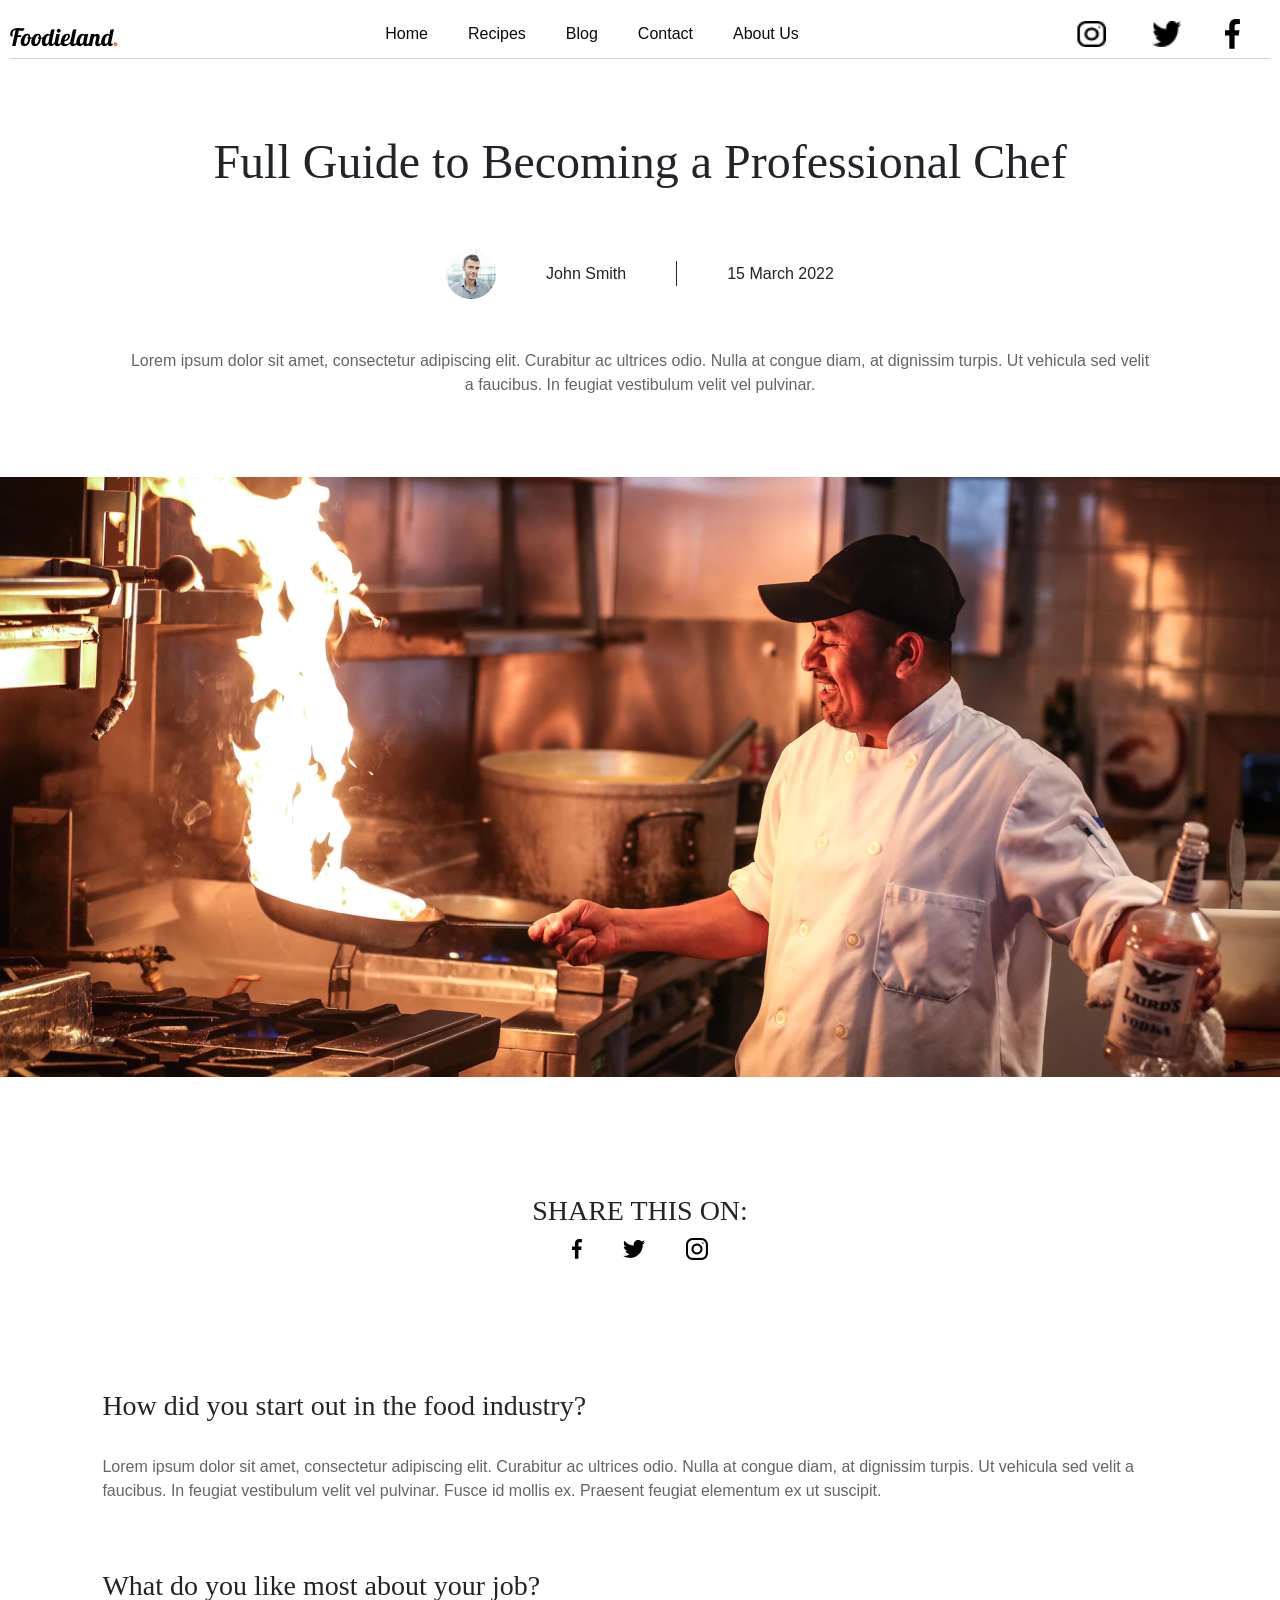
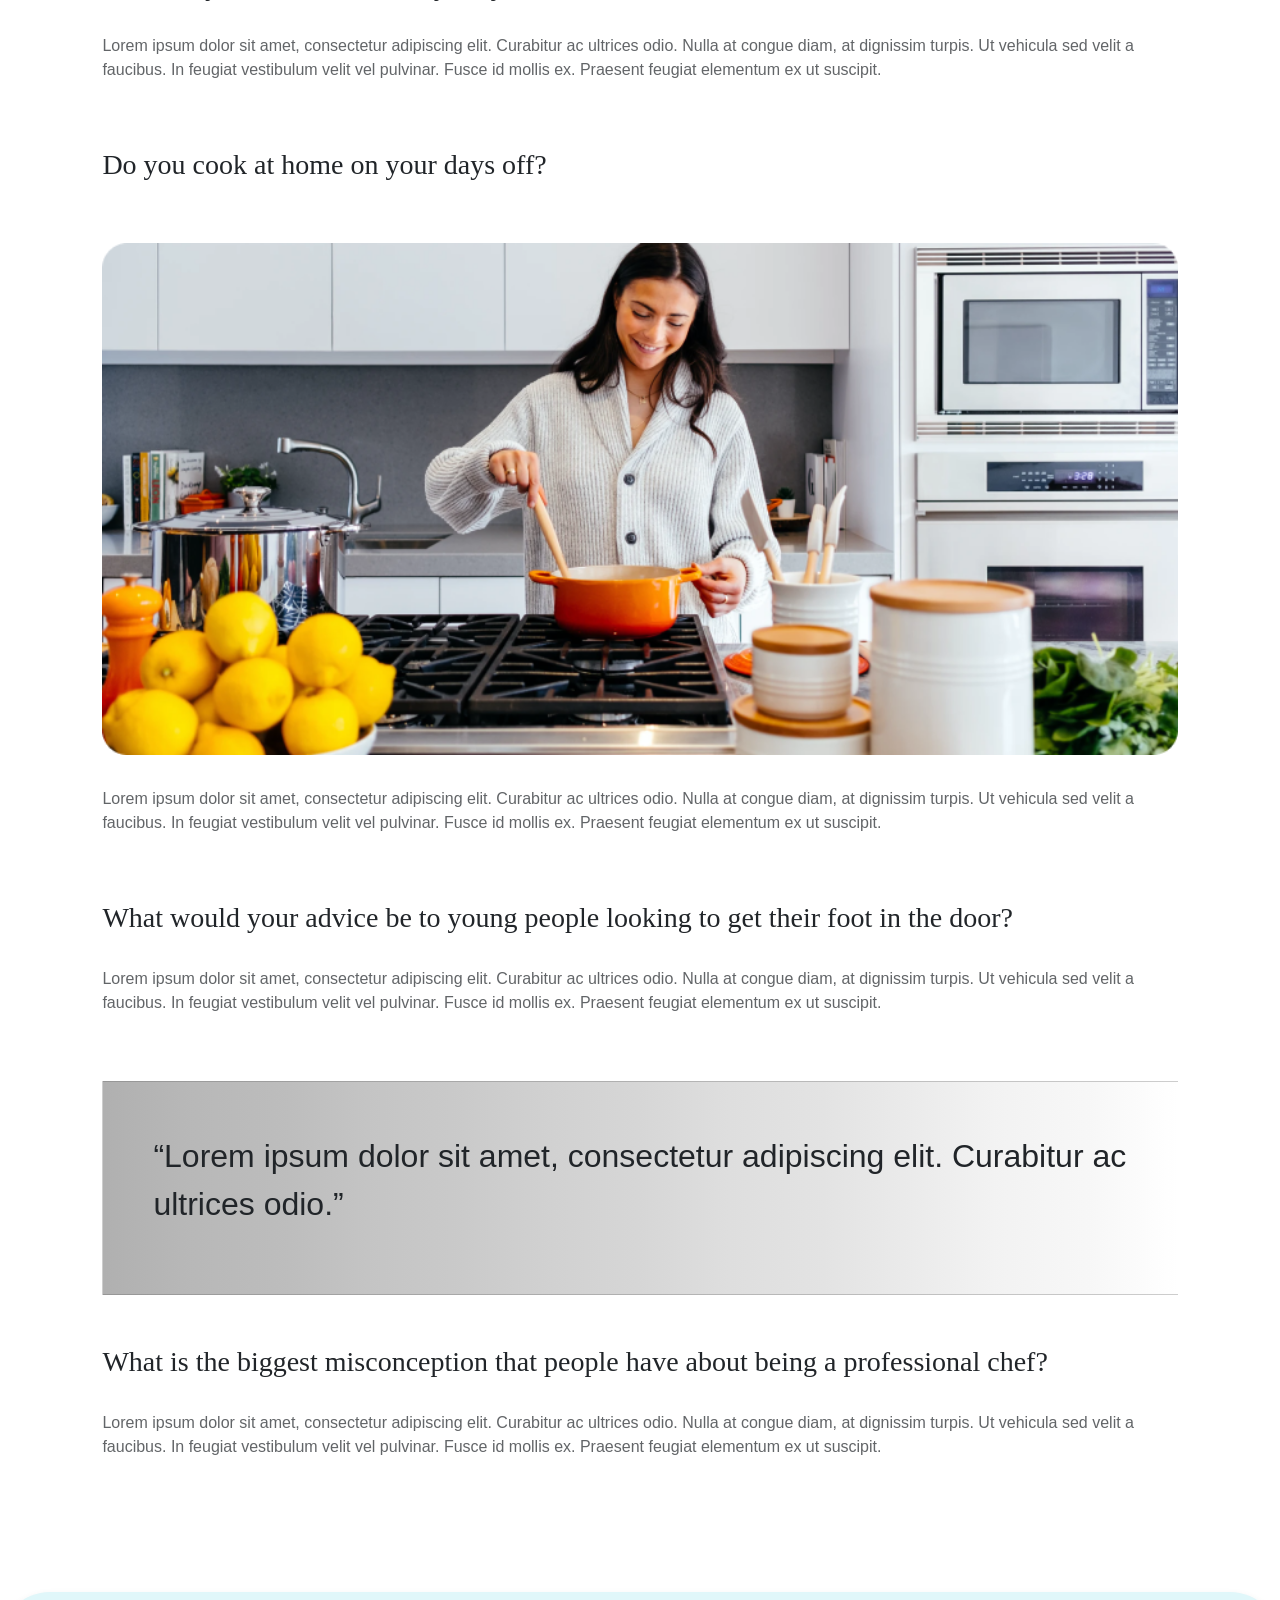
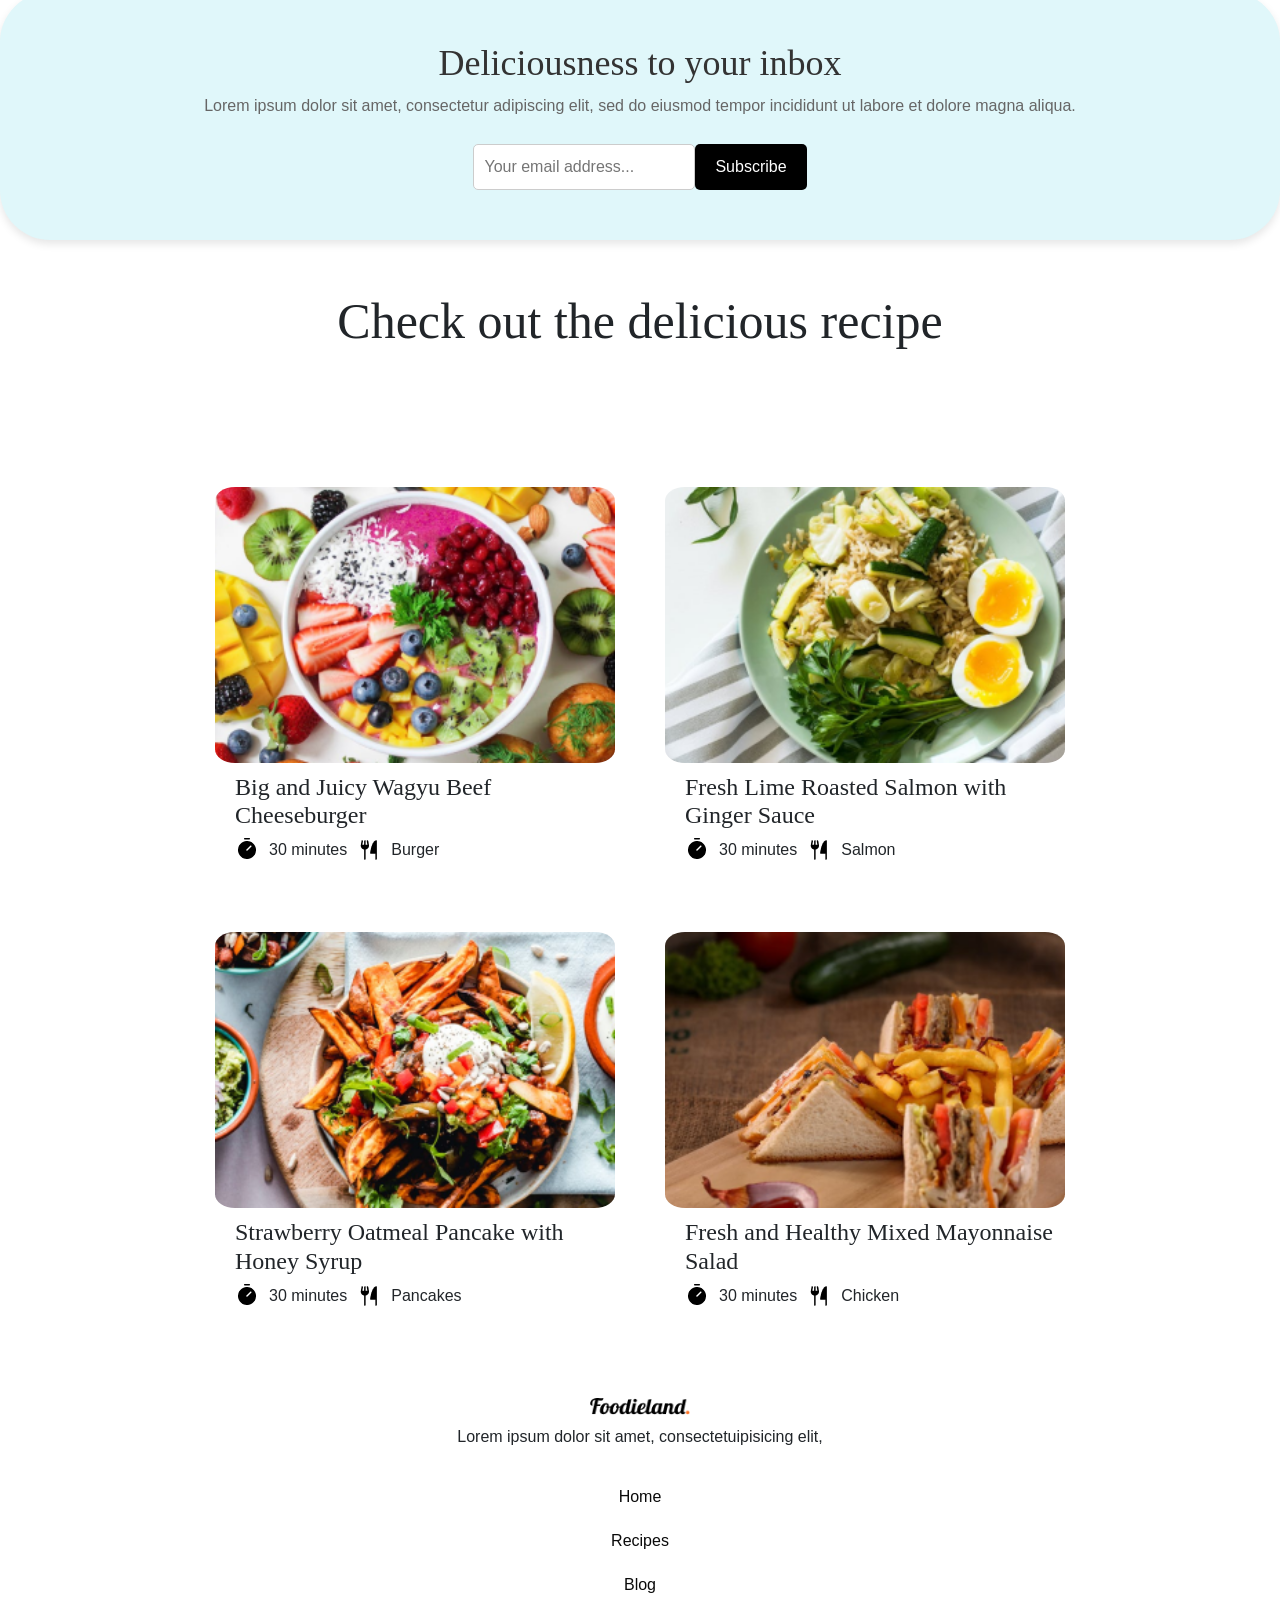
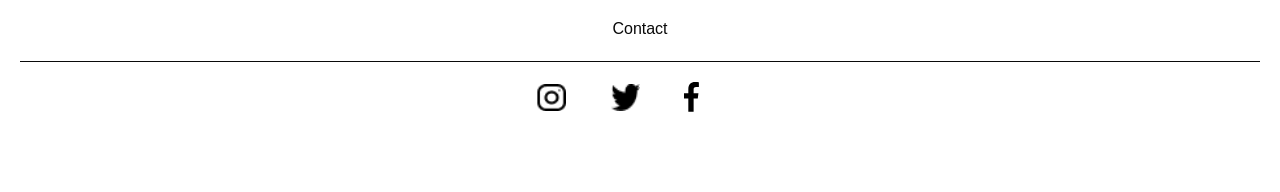
<file: about.html>
<!DOCTYPE html>
<html lang="en">
<head>
    <meta charset="UTF-8">
    <meta name="viewport" content="width=device-width, initial-scale=1.0">
    <title>Cooking - About Us</title>
    <link rel="icon" href="assets/img/cooking-stew-svgrepo-com.svg">
    <link rel="stylesheet" href="assets/css/homepageStyle.css" />
    <link rel="stylesheet" href="assets/css/aboutStyle.css">
    <link rel="stylesheet" href="https://cdn.jsdelivr.net/npm/bootstrap@4.3.1/dist/css/bootstrap.min.css"
    integrity="sha384-ggOyR0iXCbMQv3Xipma34MD+dH/1fQ784/j6cY/iJTQUOhcWr7x9JvoRxT2MZw1T" crossorigin="anonymous" />
</head>

<header>
    <div class="top-section">
      <h1><img src="assets/img/Foodieland..png" alt="" /></h1>

      <div class="navigate">
        <a href="index.html">Home</a>
        <a href="recipe.html">Recipes</a>
        <a href="blog.html">Blog</a>
        <a href="contact.html">Contact</a>
        <a href="about.html">About Us</a>
      </div>

      <div class="social">
        <a href=""><img src="assets/img/004-instagram.png" alt="" /></a>
        <a href=""><img src="assets/img/003-twitter.png" alt="" /></a>
        <a href=""
          ><img
            style="height: 30px; width: auto"
            src="assets/img/001-facebook.svg"
            alt=""
        /></a>
      </div>
    </div>

    <hr style="margin-bottom: 0" />
  </header>

<body>

    <div class="about-section">

        <div class="about-title">
            <h1>Full Guide to Becoming a Professional Chef</h1>
            
            <div class="about-author">
                <div class="about-author-name">
                    <img src="assets/img/Ellipse 2.png" alt="">
                    John Smith
                    <div class="vl"></div>
                    15 March 2022
                </div>
            </div>
            
            <div class="about-text">
                <p>
                    Lorem ipsum dolor sit amet, consectetur adipiscing elit. Curabitur ac ultrices odio. Nulla at congue diam, at dignissim turpis. Ut vehicula sed velit a faucibus. In feugiat vestibulum velit vel pulvinar.
                </p>
            </div>
            
        </div>

        <div class="about-img">
            <img src="assets/img/image 29.png" alt="">
        </div>
        
        <div class="about-main">

            <div class="about-questions">
                <div class="question">
                    <h3>How did you start out in the food industry?</h3>
                    <p>Lorem ipsum dolor sit amet, consectetur adipiscing elit. Curabitur ac ultrices odio. Nulla at congue diam, at dignissim turpis. Ut vehicula sed velit a faucibus. In feugiat vestibulum velit vel pulvinar. Fusce id mollis ex. Praesent feugiat elementum ex ut suscipit.</p>
                </div>
                
                <div class="question">
                    <h3>What do you like most about your job?</h3>
                    <p>Lorem ipsum dolor sit amet, consectetur adipiscing elit. Curabitur ac ultrices odio. Nulla at congue diam, at dignissim turpis. Ut vehicula sed velit a faucibus. In feugiat vestibulum velit vel pulvinar. Fusce id mollis ex. Praesent feugiat elementum ex ut suscipit.</p>
                </div>
                
                <div class="question">
                    <h3>Do you cook at home on your days off?</h3>
                    <img src="assets/img/womancook.png" alt="">
                    <p>Lorem ipsum dolor sit amet, consectetur adipiscing elit. Curabitur ac ultrices odio. Nulla at congue diam, at dignissim turpis. Ut vehicula sed velit a faucibus. In feugiat vestibulum velit vel pulvinar. Fusce id mollis ex. Praesent feugiat elementum ex ut suscipit.</p>
                </div>
                
                <div class="question">
                    <h3>What would your advice be to young people looking to get their foot in the door?</h3>
                    <p>Lorem ipsum dolor sit amet, consectetur adipiscing elit. Curabitur ac ultrices odio. Nulla at congue diam, at dignissim turpis. Ut vehicula sed velit a faucibus. In feugiat vestibulum velit vel pulvinar. Fusce id mollis ex. Praesent feugiat elementum ex ut suscipit.</p>
                </div>
                
                <div class="quote">
                    <p style="opacity: 1;">“Lorem ipsum dolor sit amet, consectetur adipiscing elit. Curabitur ac ultrices odio.”</p>
                </div>
                
                <div class="question">
                    <h3>What is the biggest misconception that people have about being a professional chef?</h3>
                    <p>
                        Lorem ipsum dolor sit amet, consectetur adipiscing elit. Curabitur ac ultrices odio. Nulla at congue diam, at dignissim turpis. Ut vehicula sed velit a faucibus. In feugiat vestibulum velit vel pulvinar. Fusce id mollis ex. Praesent feugiat elementum ex ut suscipit.
                    </p>
                </div>
            </div>
            
            <div class="about-social">
                <h3>SHARE THIS ON:</h3>
                
                <div class="about-social-img">
                    <a href=""><img src="assets/img/001-facebook.svg" alt=""></a>
                    <a href=""><img src="assets/img/003-twitter.png" alt=""></a>
                    <a href=""><img src="assets/img/004-instagram.png" alt=""></a>

                </div>
            </div>
        </div>

        
    </body>
</div>


<div class="subscription-section" >
    <h1>Deliciousness to your inbox</h1>
    <p>Lorem ipsum dolor sit amet, consectetur adipiscing elit, sed do eiusmod tempor incididunt ut labore et dolore
        magna aliqua.</p> 
        
        <div class="info-email">
            
            <input type="email" placeholder="Your email address..."> 
            <button>Subscribe</button>
        </div>
        
    </div>
    <div class="Quick-Recipes">


        <div class="Recipe-Title">
          <h2>Check out the delicious recipe</h2>
         
        </div>
        <div class="recipe-grid">
  
          <div class="recipe">
            <img src="assets/img/mixedbowl.png" alt="">
            <h3>Big and Juicy Wagyu Beef Cheeseburger</h3>
            <div class="inside-info">
              <img src="assets/img/Timer.png" alt="" />
              30 minutes
              <img src="assets/img/ForkKnife.png" alt="" />
              Burger
            </div>
  
          </div>
          <div class="recipe">
            <img src="assets/img/eggrice.png" alt="">
            <h3>Fresh Lime Roasted Salmon with Ginger Sauce</h3>
            <div class="inside-info">
              <img src="assets/img/Timer.png" alt="" />
              30 minutes
              <img src="assets/img/ForkKnife.png" alt="" />
              Salmon
            </div>
  
          </div>
          <div class="recipe">
            <img src="assets/img/chickensalad.png" alt="">
            <h3>Strawberry Oatmeal Pancake with Honey Syrup</h3>
            <div class="inside-info">
              <img src="assets/img/Timer.png" alt="" />
              30 minutes
              <img src="assets/img/ForkKnife.png" alt="" />
              Pancakes
            </div>
  
          </div>
          <div class="recipe">
            <img src="assets/img/toast.png" alt="">
            <h3>Fresh and Healthy Mixed Mayonnaise Salad</h3>
            <div class="inside-info">
              <img src="assets/img/Timer.png" alt="" />
              30 minutes
              <img src="assets/img/ForkKnife.png" alt="" />
              Chicken
            </div>
  
          </div>
          
  
  
          </div>
        </div>
      </div>
<footer>
    <div class="foot-title">
      <div class="foot-logo">
        <img src="assets/img/Foodieland..png" alt="" />
        <p>Lorem ipsum dolor sit amet, consectetuipisicing elit,</p>
      </div>

      <div class="navigate-foot">
          <a href="index.html">Home</a>
        <a href="recipe.html">Recipes</a>
        <a href="blog.html">Blog</a>
        <a href="contact.html">Contact</a>
      </div>
    </div>

    <hr />
    <div class="social">
      <a href=""><img src="assets/img/004-instagram.png" alt="" /></a>
      <a href=""><img src="assets/img/003-twitter.png" alt="" /></a>
      <a href=""
        ><img
          style="height: 30px; width: auto"
          src="assets/img/001-facebook.svg"
          alt=""
      /></a>
    </div>
  </footer>
</html>
</file>
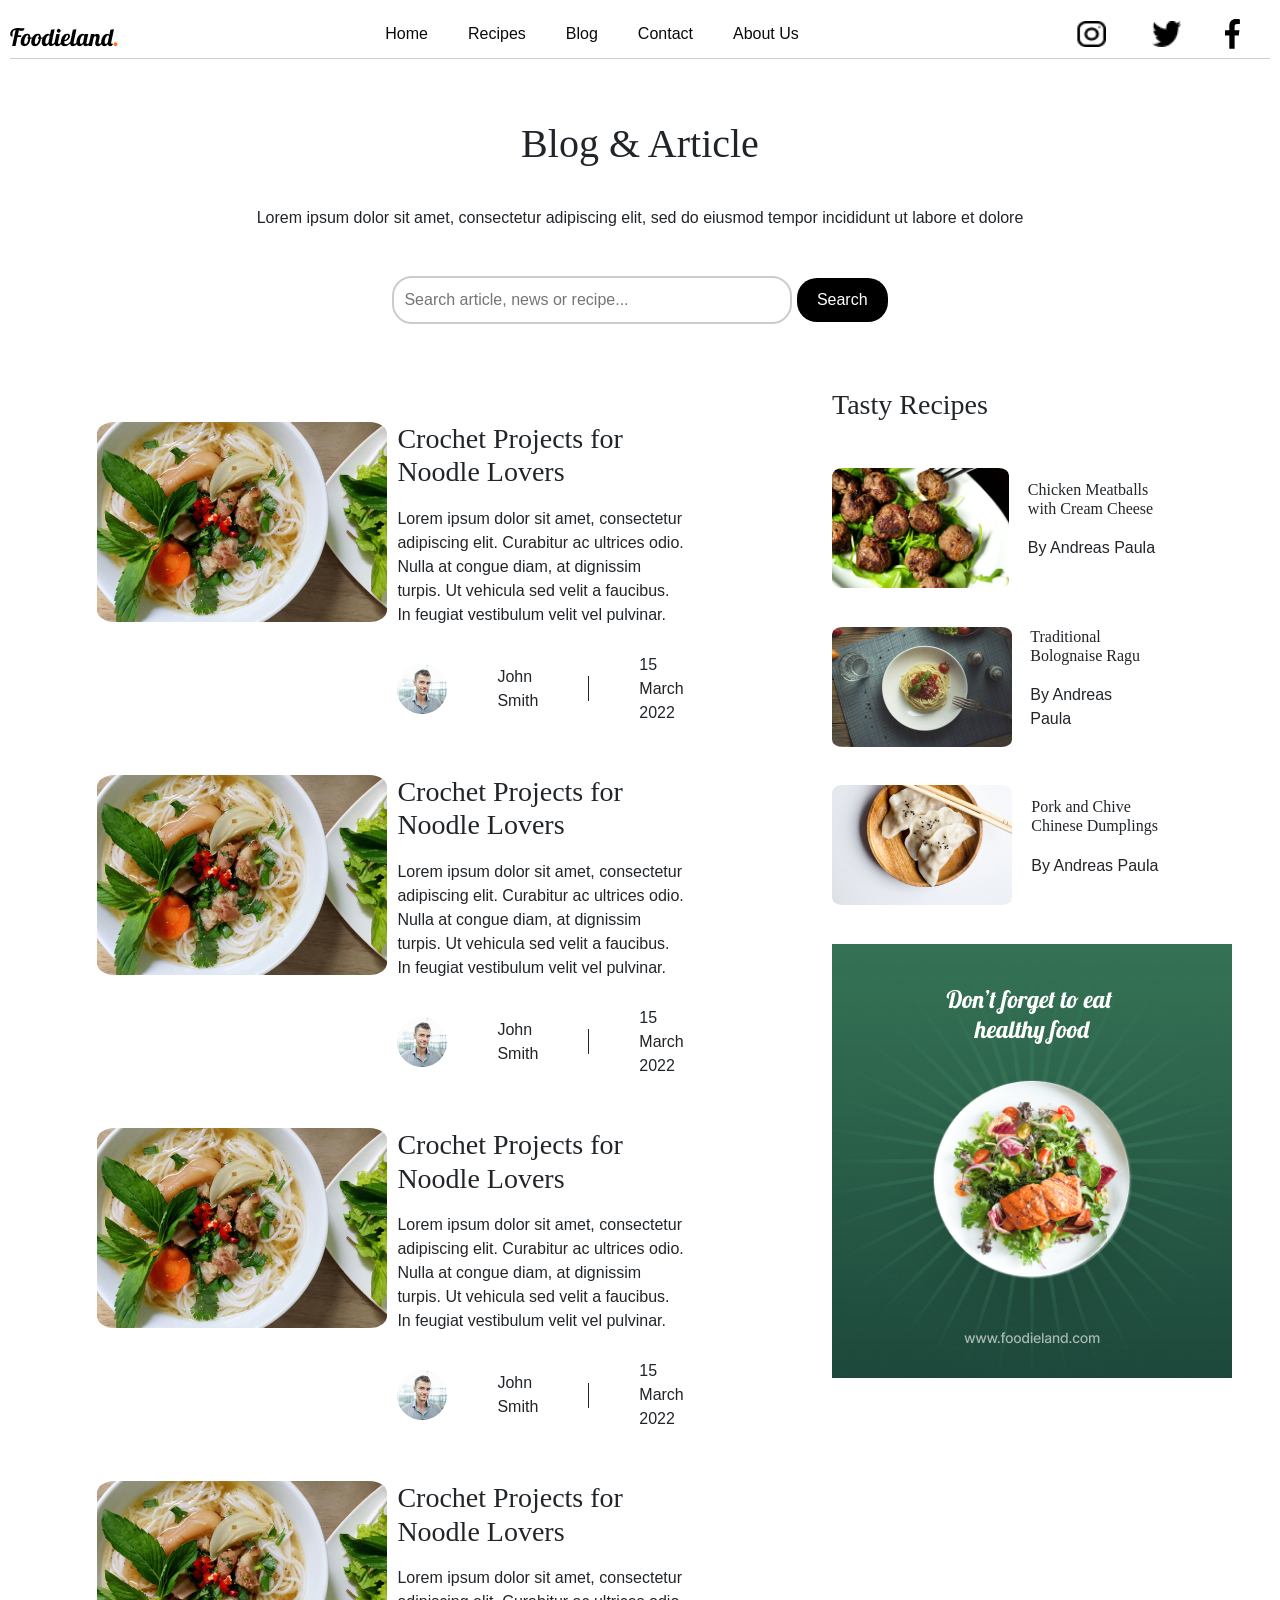
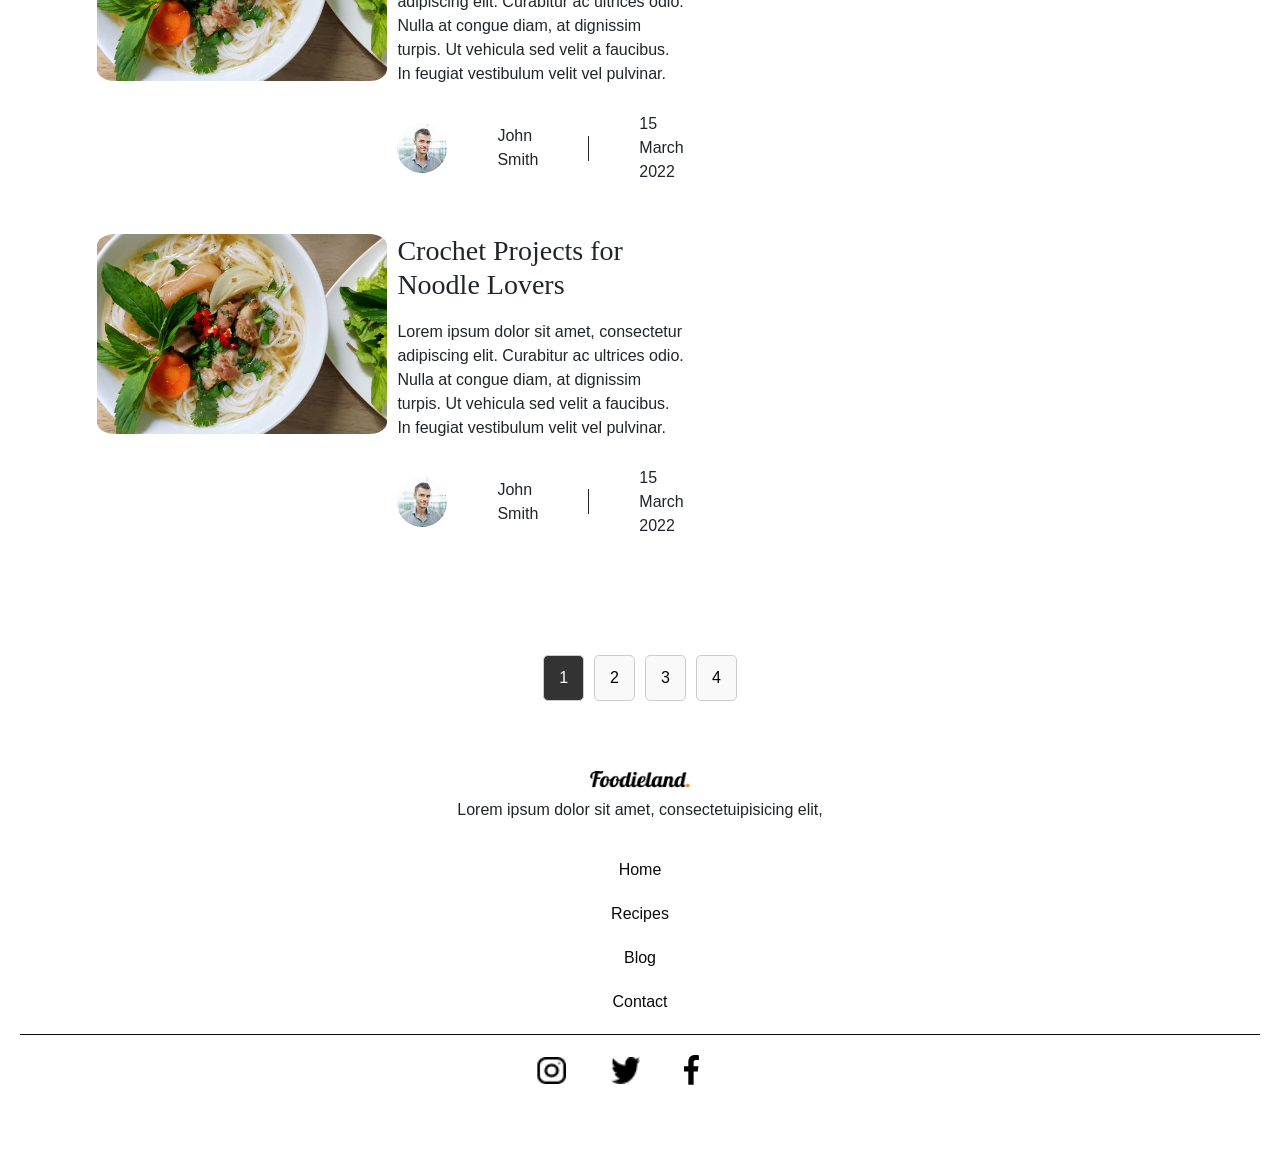
<file: blog.html>
<!DOCTYPE html>
<html lang="en">
  <head>
    <meta charset="UTF-8" />
    <meta name="viewport" content="width=device-width, initial-scale=1.0" />
    <title>Cooking - Blog & Article</title>
    <link rel="icon" href="assets/img/cooking-stew-svgrepo-com.svg">
    <link rel="stylesheet" href="assets/css/homepageStyle.css" />
    <link rel="stylesheet" href="assets/css/aboutStyle.css" />
    <link rel="stylesheet" href="assets/css/blogStyle.css" />
    <link rel="stylesheet" href="assets/css/aboutStyle.css" />
    <link
      rel="stylesheet"
      href="https://cdn.jsdelivr.net/npm/bootstrap@4.3.1/dist/css/bootstrap.min.css"
      integrity="sha384-ggOyR0iXCbMQv3Xipma34MD+dH/1fQ784/j6cY/iJTQUOhcWr7x9JvoRxT2MZw1T"
      crossorigin="anonymous"
    />

    <script src="pagination.js"></script>

  </head>

  <header>
    <div class="top-section">
      <h1><img src="assets/img/Foodieland..png" alt="" /></h1>

      <div class="navigate">
        <a href="index.html">Home</a>
        <a href="recipe.html">Recipes</a>
        <a href="blog.html">Blog</a>
        <a href="contact.html">Contact</a>
        <a href="about.html">About Us</a>
      </div>

      <div class="social">
        <a href=""><img src="assets/img/004-instagram.png" alt="" /></a>
        <a href=""><img src="assets/img/003-twitter.png" alt="" /></a>
        <a href=""
          ><img
            style="height: 30px; width: auto"
            src="assets/img/001-facebook.svg"
            alt=""
        /></a>
      </div>
    </div>

    <hr style="margin-bottom: 0" />
  </header>

  <body>
    <div class="blog-title">
      <h1>Blog & Article</h1>
      <p>
        Lorem ipsum dolor sit amet, consectetur adipiscing elit, sed do eiusmod
        tempor incididunt ut labore et dolore
      </p>
      <div class="search-container">
        <div class="search-button">
          <input
            type="search"
            class="search-input"
            placeholder="Search article, news or recipe..."
          />
          <button class="search-button-click">Search</button>
        </div>
      </div>
    </div>

    <div class="blog-content">
      <div class="left-col">
        

      </div>

      <div class="right-col">
        <div class="content-recipe-section">
          <div class="content-recipe-title">
            <h3>Tasty Recipes</h3>
          </div>

          <div class="content-recipe-info">
            <img src="assets/img/meatball.png" alt="" />

            <div class="content-recipe-about">
              <h3>Chicken Meatballs with Cream Cheese</h3>
              <p>By Andreas Paula</p>
            </div>
          </div>

          <div class="content-recipe-info">
            <img src="assets/img/boloagne.png" alt="" />

            <div class="content-recipe-about">
              <h3>Traditional Bolognaise Ragu</h3>
              <p>By Andreas Paula</p>
            </div>
          </div>
          <div class="content-recipe-info">
            <img src="assets/img/dumpling.png" alt="" />

            <div class="content-recipe-about">
              <h3>Pork and Chive Chinese Dumplings</h3>
              <p>By Andreas Paula</p>
            </div>
          </div>
        </div>

        <div class="content-recipe-poster">
          <img src="assets/img/afis.png" alt="" />
        </div>
      </div>
    </div>

    <div class="pagination">
        <button class="page-number" data-page="1">1</button>
        <button class="page-number" data-page="2">2</button>
        <button class="page-number" data-page="3">3</button>
        <button class="page-number" data-page="4">4</button>
      </div>
      
  </body>

  <footer>
    <div class="foot-title">
      <div class="foot-logo">
        <img src="assets/img/Foodieland..png" alt="" />
        <p>Lorem ipsum dolor sit amet, consectetuipisicing elit,</p>
      </div>

      <div class="navigate-foot">
        <a href="index.html">Home</a>
        <a href="recipe.html">Recipes</a>
        <a href="blog.html">Blog</a>
        <a href="contact.html">Contact</a>
      </div>
    </div>

    <hr />
    <div class="social">
      <a href=""><img src="assets/img/004-instagram.png" alt="" /></a>
      <a href=""><img src="assets/img/003-twitter.png" alt="" /></a>
      <a href=""
        ><img
          style="height: 30px; width: auto"
          src="assets/img/001-facebook.svg"
          alt=""
      /></a>
    </div>
  </footer>
</html>
</file>
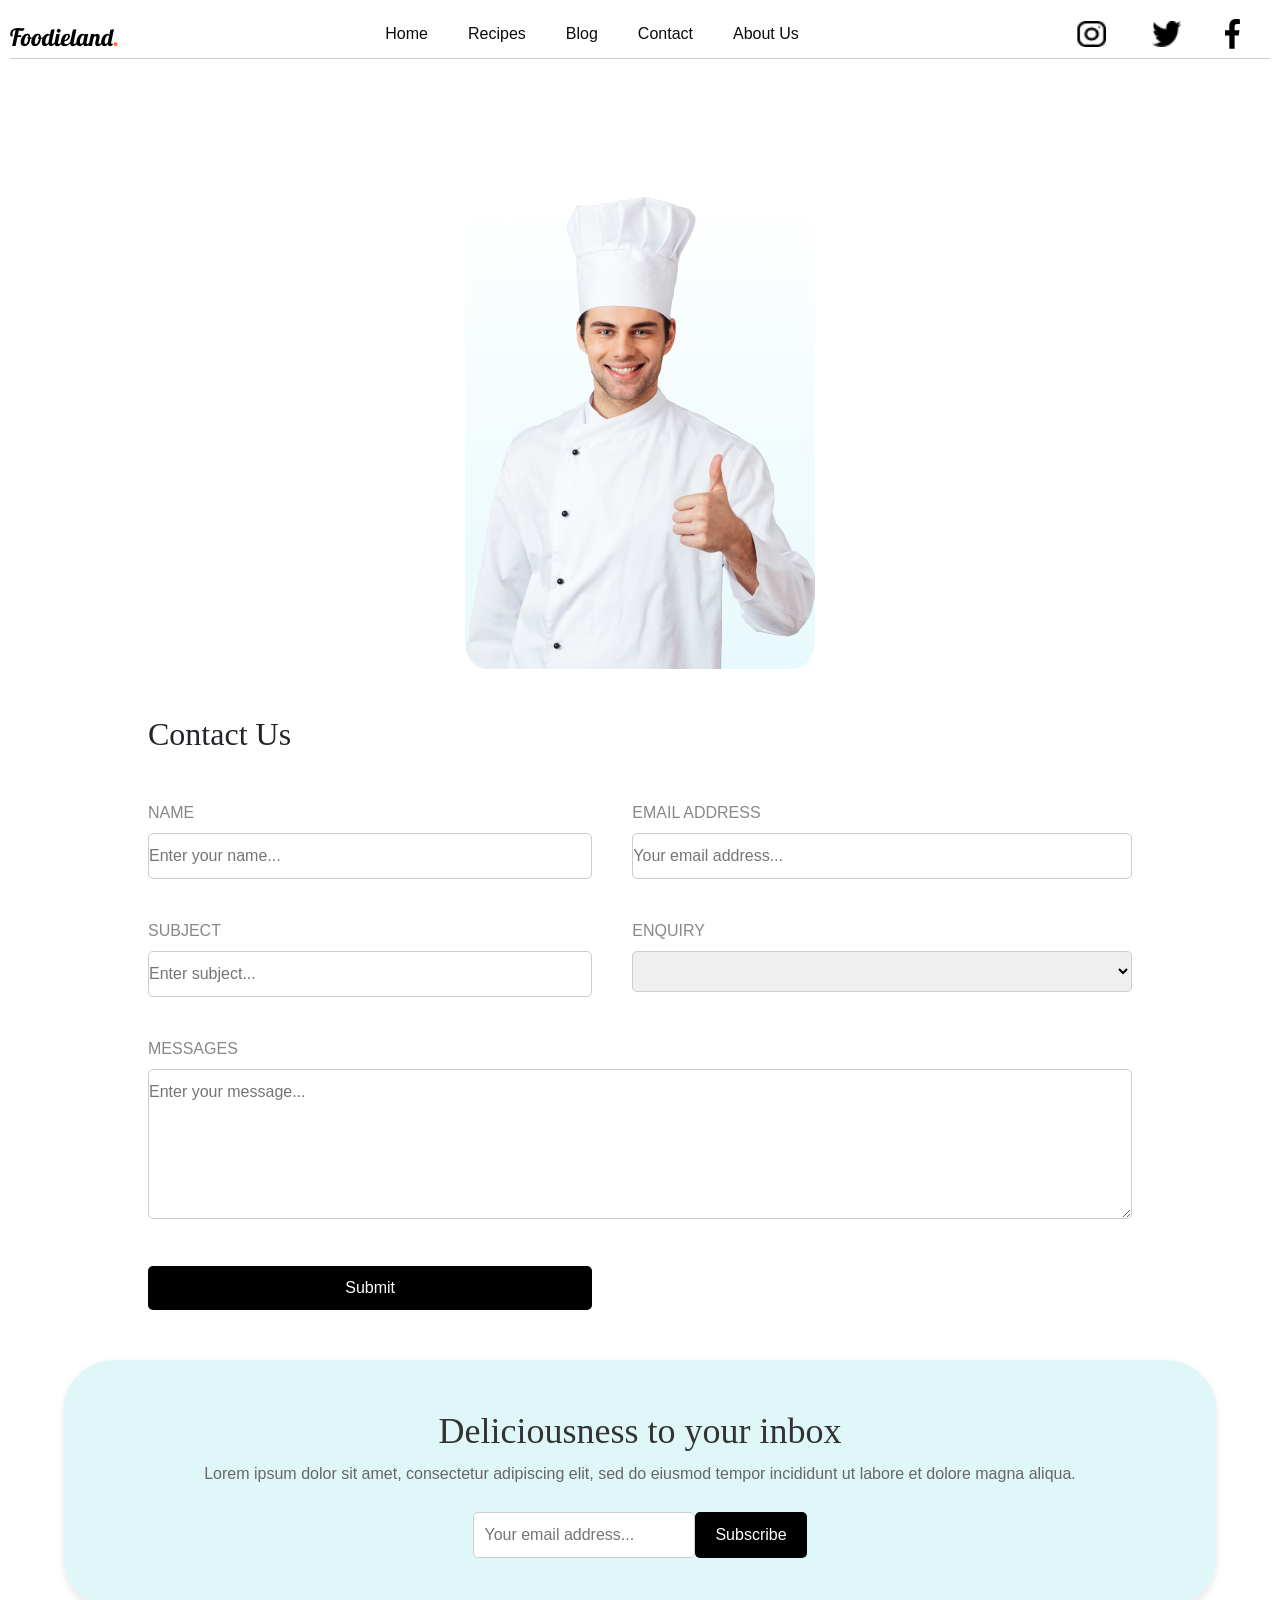
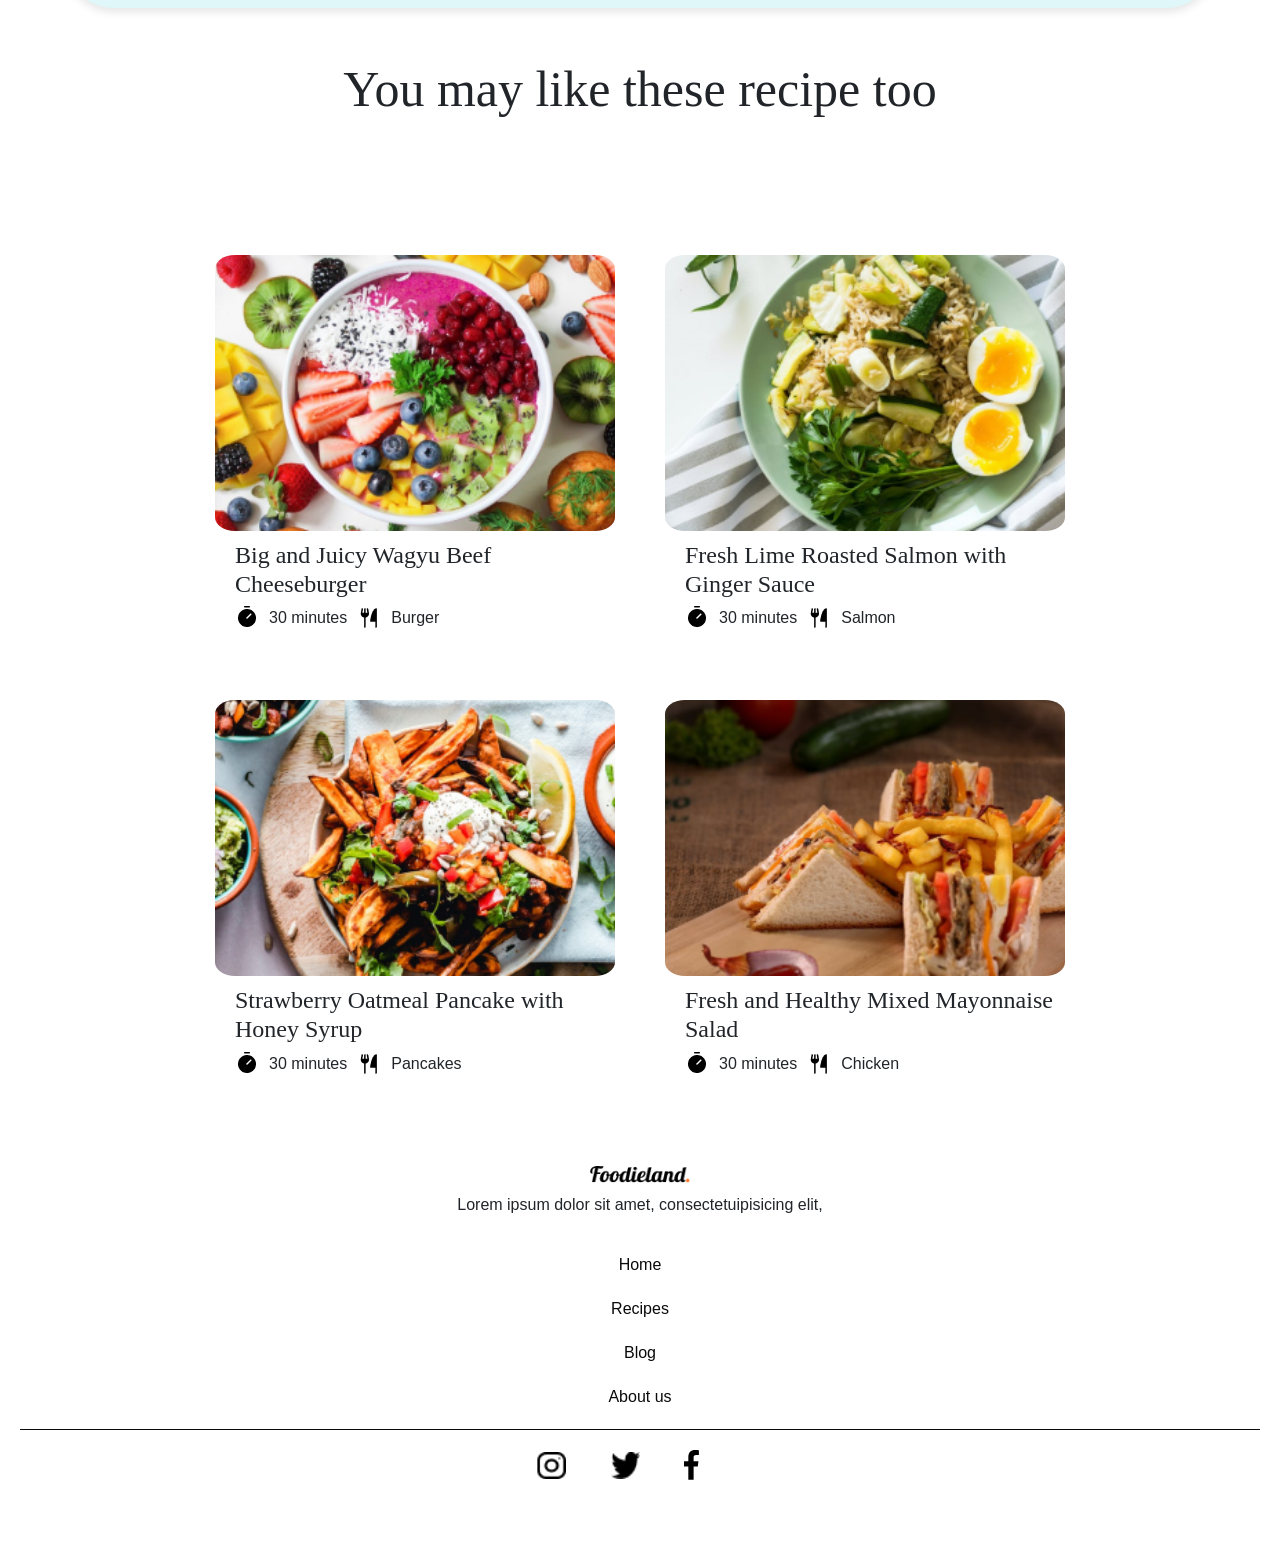
<file: contact.html>
<!DOCTYPE html>
<html lang="en">
  <head>
    <meta charset="UTF-8" />
    <meta name="viewport" content="width=device-width, initial-scale=1.0" />
    <title>Cooking - Contact</title>
    <link rel="stylesheet" href="assets/css/homepageStyle.css" />
    <link rel="stylesheet" href="assets/css/contactStyle.css" />
    <link rel="stylesheet" href="https://cdn.jsdelivr.net/npm/bootstrap@4.3.1/dist/css/bootstrap.min.css"
    integrity="sha384-ggOyR0iXCbMQv3Xipma34MD+dH/1fQ784/j6cY/iJTQUOhcWr7x9JvoRxT2MZw1T" crossorigin="anonymous" />

  </head>

  <header>
    <div class="top-section">
      <h1><img src="assets/img/Foodieland..png" alt="" /></h1>

      <div class="navigate">
        <a href="index.html">Home</a>
        <a href="recipe.html">Recipes</a>
        <a href="blog.html">Blog</a>
        <a href="contact.html">Contact</a>
        <a href="about.html">About Us</a>
      </div>

      <div class="social">
        <a href=""><img src="assets/img/004-instagram.png" alt="" /></a>
        <a href=""><img src="assets/img/003-twitter.png" alt="" /></a>
        <a href=""
          ><img
            style="height: 30px; width: auto"
            src="assets/img/001-facebook.svg"
            alt=""
        /></a>
      </div>
    </div>

    <hr style="margin-bottom: 0" />
  </header>

  <body>
      
      <div class="contact-section">
          <div class="contact-left">
              <img src="assets/img/okey.png" alt="" />
            </div>
            
            <div class="contact-right">
          <div class="contact-title">
            <h2>Contact Us</h2>
          </div>
          <div class="contact-input">
            <label for="name">NAME</label>
            <input type="text" id="name" placeholder="Enter your name..." />
          </div>
          
          <div class="contact-input">
            <label for="email">EMAIL ADDRESS</label>
            <input type="email" id="email" placeholder="Your email address..." />
          </div>
          
          <div class="contact-input">
            <label for="subject">SUBJECT</label>
            <input name="Subject" id="subject" type="text" placeholder="Enter subject..." />
          </div>
          
          <div class="contact-input">
            <label for="enquiry">ENQUIRY</label>
            <select name="Enquiry" id="enquiry">
            </select>
          </div>
          
          <div class="contact-text">
            <label for="message">MESSAGES</label>
            <textarea id="message" placeholder="Enter your message..."></textarea>
          </div>
          
        
        <button type="submit" class="submit-button">Submit</button>
      </div>

    </div>

    <div class="subscription-section">
        <h1>Deliciousness to your inbox</h1>
        <p>Lorem ipsum dolor sit amet, consectetur adipiscing elit, sed do eiusmod tempor incididunt ut labore et dolore
          magna aliqua.</p> 
  
          <div class="info-email">
  
            <input type="email" placeholder="Your email address..."> 
            <button>Subscribe</button>
          </div>
       
      </div>


      <div class="Quick-Recipes">


        <div class="Recipe-Title">
          <h2>You may like these recipe too </h2>
         
        </div>
        <div class="recipe-grid">
  
          <div class="recipe">
            <img src="assets/img/mixedbowl.png" alt="">
            <h3>Big and Juicy Wagyu Beef Cheeseburger</h3>
            <div class="inside-info">
              <img src="assets/img/Timer.png" alt="" />
              30 minutes
              <img src="assets/img/ForkKnife.png" alt="" />
              Burger
            </div>
  
          </div>
          <div class="recipe">
            <img src="assets/img/eggrice.png" alt="">
            <h3>Fresh Lime Roasted Salmon with Ginger Sauce</h3>
            <div class="inside-info">
              <img src="assets/img/Timer.png" alt="" />
              30 minutes
              <img src="assets/img/ForkKnife.png" alt="" />
              Salmon
            </div>
  
          </div>
          <div class="recipe">
            <img src="assets/img/chickensalad.png" alt="">
            <h3>Strawberry Oatmeal Pancake with Honey Syrup</h3>
            <div class="inside-info">
              <img src="assets/img/Timer.png" alt="" />
              30 minutes
              <img src="assets/img/ForkKnife.png" alt="" />
              Pancakes
            </div>
  
          </div>
          <div class="recipe">
            <img src="assets/img/toast.png" alt="">
            <h3>Fresh and Healthy Mixed Mayonnaise Salad</h3>
            <div class="inside-info">
              <img src="assets/img/Timer.png" alt="" />
              30 minutes
              <img src="assets/img/ForkKnife.png" alt="" />
              Chicken
            </div>
  
          </div>
          
  
  
          </div>
        </div>
      </div>
  

      
  </body>

  <footer>
    <div class="foot-title">
      <div class="foot-logo">
        <img src="assets/img/Foodieland..png" alt="" />
        <p>Lorem ipsum dolor sit amet, consectetuipisicing elit,</p>
      </div>

      <div class="navigate-foot">
        <a href="Home.html">Home</a>
        <a href="recipe.html">Recipes</a>
        <a href="blog.html">Blog</a>
        <a href="about.html">About us</a>
      </div>
    </div>

    <hr />
    <div class="social">
      <a href=""><img src="assets/img/004-instagram.png" alt="" /></a>
      <a href=""><img src="assets/img/003-twitter.png" alt="" /></a>
      <a href=""
        ><img
          style="height: 30px; width: auto"
          src="assets/img/001-facebook.svg"
          alt=""
      /></a>
    </div>
  </footer>
</html>
</file>
<file: assets/css/homepageStyle.css>
h1, h2, h3{
  font-family: "Inter";
  font-weight:600;
}


 header {
  grid-area: header;
  grid-column: 1/13;

  display: flex;
  flex-direction: column;
  align-items: flex-start;
  justify-content: center;
  padding: 10px;
  gap: 10px;
  margin: 0;
}

header .top-section {
  display: flex;
  align-items: center;
  justify-content: space-between;
  width: 100%;
  gap: 20px;
  flex-wrap: wrap;
}

hr {
  width: 100%;
  height: 2px;
  background: rgba(0, 0, 0, 0.1);
  border: none;
  margin: 0;
}

header h1 {
  margin: 0;
}

header .navigate {
  display: flex;
  flex: 1;
  justify-content: center;
  flex-wrap: wrap;
  gap: 40px;
}

header a {
  text-decoration: none;
  color: #0a0a0a;
  font-weight: 500;
}

header a:hover {
  text-decoration: underline;
  color: #797979;
}

.social a img {
  margin-right: 30px;
}

hr {
  margin-top: 0rem !important;
  margin: 0;
  width: 100%;
  height: 2px;
  background: rgba(0, 0, 0, 0.1);
}

/************************************/
#grid-wrapper .swipe,
.LearnMore {
  margin-top: 2%;
  margin-bottom: 2%;
  width: 100%;
  display: flex;
  justify-content: center;
  flex-wrap: wrap;
  
}


#grid-wrapper .swipe {
  height: auto;
  width: 100%;
}

.swipe .right-col img{
  
  border-top-right-radius: 6%;
  border-bottom-right-radius: 6%;
}

.swipe .right-col img , .LearnMore img{
overflow: hidden;

}

#grid-wrapper .swipe .left-col {
  background-color: #e7fafe;
  padding: 30px;
  display: flex;
  max-width: 660px;
  flex-direction: column;
  justify-content: space-evenly;
  border-top-left-radius: 6%;
  border-bottom-left-radius: 6%;
  font-size: 18px;
}

#grid-wrapper .swipe .right-col {
  display: flex;
  align-items: center;
  justify-content: center;
  width: auto;
}

#grid-wrapper .swipe .left-col h2 {
  font-size: 64px;
}

.under-col {
  display: flex;
  justify-content: space-between;
  margin-right: 20px;
}

.recipe-button,
.learn-info-button {
  background-color: black;
  display: flex;
  border-radius: 6%;
  justify-content: space-between;
  align-items: center;
}

.recipe-button p {
  margin-top: 10px;
}

.hot-recipes a {
  text-decoration: none;
  color: #0a0a0a;
  background-color: #fff;
  padding: 10px;
  border-radius: 10px;
}

/************************************/

.Categories {
  grid-area: categories;

  display: grid;
  padding: 10%;
}

.Categories h2 {
  font-size: 48px;
  margin-bottom: 20px;
}

.Categories .categories-images {
  padding-top: 50px;
  display: flex;
  justify-content: space-evenly;
  gap: 10px;
  text-align: center;
}

.categories-images p {
  margin-top: 10px;
  color: black;
}

.Categories .categories-top {
  display: flex;
  width: 100%;
  justify-content: space-between;
  padding: 0 10% 0 10%;
}

.view-categories {
  background-color: #e7fafe;
  color: black;
  padding: 10px 20px;
  border-radius: 10px;
  border: none;
  cursor: pointer;
}

/************************************/

.Recipes .Recipe-top {
  text-align: center;
  font-size: 20px;
}

.Recipe-top h2 {
  font-size: 3rem;
}

.Recipes .recipe-grid,
.Quick-Recipes .recipe-grid {
  padding-top: 5%;
  display: grid;
  grid-template-columns: repeat(3, minmax(100px, auto));
  grid-template-rows: auto;
  justify-content: center;
  justify-items: center;
  gap: 50px;
}

.Recipes .recipe,
.Quick-Recipes .recipe {
  display: flex;
  flex-direction: column;
  justify-content: center;

  background-color: white;
  background-image: linear-gradient(white, #e7f9fd);
  border-radius: 10px;
  max-width: 400px;
  padding-bottom: 20px;
}

.Recipes .recipe img,
.Quick-Recipes .recipe img {
  max-width: 100%;
  height: auto;
  display: block;
  border-radius: 5%;
}

.recipe .inside-info {
  display: flex;
  gap: 10px;
  flex-direction: row;
  margin-left: 20px;
  align-self: flex-start;
}

.recipe h3 {
  max-width: 100%;
  font-size: clamp(14px, 5vw, 24px);
  padding: 10px 5px 0px 20px;
  word-wrap: break-word;
}

/************************************/

 
.LearnMore .left-col {
  background-color: white;
  display: flex;
  width: 660px;
  flex-direction: column;
  justify-content: flex-end;
  align-items: flex-start;
  padding: 30px;
  gap: 20px;
} 

.learn-info-button {
  align-self: flex-start;

  background-color: black;
  display: flex;
  border-radius: 6%;
  justify-content: center;
  align-items: center;
  color: white;
  font-size: 16px;
  cursor: pointer;
}

.LearnMore .left-col h2 {
  font-size: 50px;
}

.LearnMore .left-col p {
  font-size: 20px;
  margin-top: 10px;
}

/* .LearnMore .right-col {
  background-image: linear-gradient(white, #e7f9fd);
  border-bottom-left-radius: 6%;
  border-bottom-right-radius: 6%;
} */

/*************************************/

.SocialInfo {
  margin-top: 10%;
  text-align: center;
  display: flex;
  justify-content: space-between;
  flex-direction: column;
  align-items: center;

  background-image: linear-gradient(white, #e7f9fd);
  justify-items: stretch;

}

.social-posts {
  padding: 10%;
  padding-bottom: 5%;
  width: 100%;
  display: grid;
  justify-content: space-evenly;
  grid-template-columns: repeat(4, minmax(100px, auto));
  justify-items: stretch;
}

.visit-instagram {
  margin-top: 4%;
  margin-bottom: 4%;
  background-color: black;
  border-radius: 6%;
  display: flex;
  align-items: center;
}

.visit-instagram p {
  font-size: 16px;
  margin-top: 10px;
}

/***********************************/

.Quick-Recipes {
  margin-top: 4%;
}

.Quick-Recipes .recipe-grid {
  grid-template-columns: repeat(4, minmax(100px, auto));
  padding-top: 0;
  padding: 10%;
  padding-bottom: 0;
}

.Quick-Recipes .Recipe-Title {
  display: flex;
  justify-content: space-evenly;
  align-items: flex-end;
  flex-wrap: wrap;
  text-align: center;
}

.Quick-Recipes .Recipe-Title p {
  opacity: 0.7;
}

.Quick-Recipes .Recipe-Title h2 {
  font-size: 50px;
  max-width: 100%;
  word-wrap: break-word;
}

.Quick-Recipes .recipe {
  background-image: none;
}

/*********************************/

.subscription-section {
  background-color: #e0f7fa;
  border-radius: 50px;
  padding: 100px;
  max-width: 1800px;
  margin: 200px 200px;
  box-shadow: 0 4px 8px rgba(0, 0, 0, 0.1);

  display: flex;
  align-items: center;
  flex-direction: column;
  text-align: center;
}

.subscription-section h1 {
  font-size: 50px;
  color: #333;
}

.subscription-section p {
  color: #666;
  font-size: 16px;
}

.subscription-section input[type="email"] {
  padding: 10px;
  width: 80%;
  max-width: 300px;
  border: 1px solid #ccc;
  border-radius: 5px;
  margin-top: 10px;
}
.subscription-section button {
  padding: 10px 20px;
  background-color: #000000;
  color: #fff;
  border: none;
  border-radius: 5px;
  cursor: pointer;
  margin-top: 10px;
}
.subscription-section button:hover {
  background-color: #004d40;
}

.info-email {
  display: flex;
  flex-direction: row;
}

/*************************************/

footer {
  padding: 20px;
  text-align: center;
  max-width: 2000px;
  margin: 50px auto;
  border-radius: 10px;
}

.foot-title {
  display: flex;
  flex-direction: row;
  justify-content: space-between;
  align-items: center;
  margin-bottom: 20px;
}

.foot-logo {
  display: flex;
  flex-direction: column;
  align-items: flex-start;
  margin-left: 10px;
}

.foot-logo img {
  max-width: 100px;
  margin-bottom: 10px;
}

.navigate-foot {
  text-align: right;
  width: 70%;
  display: flex;
  justify-content: flex-end;
  gap: 50px;
  margin-right: 25px;
}

footer .social {
  text-align: right;
  margin-bottom: 10px;
  margin-right: 25px;
}

footer hr {
  margin: 20px auto;
  border-color: #0a0a0a;
}

footer a {
  text-decoration: none;
  color: #0a0a0a;
  font-weight: 500;
}

footer a:hover {
  text-decoration: underline;
  color: #797979;
}

.social a img {
  width: 30px;
  height: 26.98px;
  margin-left: 10px;
}

/*****************************************************************************/

#grid-wrapper .social a img {
  max-width: 100%;
  height: auto;
  object-fit: cover;
}

#grid-wrapper .swipe .right-col img {

  width: 100%;
  height: auto;
  object-fit: cover;
}

#grid-wrapper .LearnMore img {
  width: 100%;
  height: auto;
  object-fit: cover;
}




@media screen and (max-width: 1320px) {

  #grid-wrapper .social a img{
    margin-right: 0;
  }
  .swipe .left-col{
    border-top-right-radius: 6%;
    border-bottom-left-radius: 0% !important;
  }

  .swipe .right-col img {
    rotate: 90deg;
    z-index: -1;
  }
  .foot-title {
    flex-direction: column;
    align-items: center;
    text-align: center;
  }

  .foot-logo {
    margin: 0 0 20px 0;
  }
  .navigate-foot {
    width: 100%;
    flex-direction: column;
    align-items: center;
    gap: 20px;
    margin: 0;
  }

  .social-posts {
    margin-top: 4%;
    width: 100%;
    display: grid;
    justify-content: space-evenly;
    grid-template-columns: repeat(2, minmax(100px, auto));
  }

  .social-posts img {
    margin-top: 4%;
  }
  .subscription-section {
    padding: 50px 20px;
    max-width: 90%;
    margin: 50px auto;
  }
  .subscription-section h1 {
    font-size: 36px;
  }
  .subscription-section input[type="email"] {
    width: 100%;
  }
  .Categories {
    padding: 60px 20px;
  }
  .Categories .categories-images {
    padding-top: 50px;
    display: grid;
    grid-template-columns: repeat(2, 1fr);
    gap: 10px;
    text-align: center;
  }

  .Recipes .recipe-grid,
  .Quick-Recipes .recipe-grid {
    grid-template-columns: repeat(2, minmax(100px, auto));
  }
  
  footer .social {
    text-align: center;
  }

  .foot-title .foot-logo{
    align-items: center;
  }
}

@media screen and (max-width: 960px) {

  .Recipes .recipe-grid,
  .Quick-Recipes .recipe-grid {
    grid-template-columns: repeat(1, minmax(100px, auto));
  }
  .subscription-section {
    padding: 30px 10px;
  }
  .subscription-section h1 {
    font-size: 28px;
  }
  .Categories {
    padding: 30px 10px;
  }
  .Categories h2 {
    font-size: 32px;
  }
}
</file>
<file: assets/css/aboutStyle.css>
.about-section{
    padding: 0 10% 0 10%;
    display: flex;
    flex-direction: column;
    align-items: center;

}

.about-section p{
    opacity: .7;
}

.about-img img, .about-questions img{
    width: 100%;
    height: auto;
    flex-grow: 1;
    border-radius: 40px;
}


.about-title{
    display: flex;
    flex-direction: column;
    align-items: center;
    text-align: center;
    padding: 5% 0 5% 0;
    
    gap: 50px;
    width: 80%;
}

.about-title h1{
    font-size: 3rem;
}

.about-author-name{
    display: flex;
    flex-direction: row;
    align-items: center;
    gap: 50px;
}

.vl {
    border-left: 1px solid;
    height: 25px;
  }


.about-main{
    display: flex;
    flex-direction: row;
    padding: 5% 8% 5%;
    gap: 120px;
}
.about-questions{
    display: flex;
    flex-direction: column;
    align-items: flex-start;
    gap: 50px;
    padding: 5% 0 5% 0;   
}

.about-questions .question p{
    margin-top: 2rem;
}

.question img{
    padding-top: 5%;
}


.about-questions .quote{
    padding: 50px;
    font-size: 2rem;
    background-image: linear-gradient(
        90deg,
        hsl(0deg 0% 69%) 0%,
        hsl(344deg 0% 72%) 8%,
        hsl(344deg 0% 74%) 17%,
        hsl(344deg 0% 77%) 25%,
        hsl(344deg 0% 79%) 33%,
        hsl(344deg 0% 82%) 42%,
        hsl(344deg 0% 84%) 50%,
        hsl(344deg 0% 87%) 58%,
        hsl(344deg 0% 89%) 67%,
        hsl(344deg 0% 92%) 75%,
        hsl(344deg 0% 95%) 83%,
        hsl(344deg 0% 97%) 92%,
        hsl(0deg 0% 100%) 100%
      );

      border: 1px solid rgba(90, 90, 90, 0.3); 
      border-right: 0px solid;
      
    }
    
    
    .about-social{
        padding: 5% 0 0;
        text-align: center;
    }
    .about-social-img{
        display: flex;
        flex-direction: column;
        gap: 40px;
    }
    
    
        .subscription-section {
            margin: 0px 200px;
        }

@media screen and (max-width: 1320px) {
    .about-main {
      flex-direction: column-reverse;
      gap: 0px;
    }

    .about-social{
      width: 100%;
        
    }
    .about-social-img{
        flex-direction: row;
        justify-content: center;
        padding-bottom: 7%;
    }

    .about-section{
        padding: 0;
    }
    .about-section img{
        
    padding-left: 0px;
    padding-right: 0px;
        border-radius: 0;
    }

    
    .subscription-section {
        max-width: 100%;
        margin: 0px 0px;
    }
  }
</file>
<file: assets/css/blogStyle.css>
.blog-title{
    margin-top: 4%;
    display: flex;
    flex-direction: column;
    justify-content: center;
    text-align: center;
    align-items: center ;

    gap: 30px;
}


.search-container{
    display: flex;
    flex-direction: row;
}
.search-input {
    padding: 10px;
    border-radius: 20px;
    border: 2px solid #ccc;
    width: 400px;
    margin: auto;
    display: inline-block;
    
}

.search-button-click{
    padding: 10px 20px;
    border-radius: 20px;
    border: 2px solid #ccc;
    cursor: pointer;
    margin: auto;
    display: inline-block;
    border: none;
    background-color: black;
    color: white;
}


/***************************************/
.blog-content{
    padding: 5% 5% 5% 5%;
    display: flex;
    gap: 100px;
}

.blog-content .left-col{
    width: 66.66%;
    display: flex;
    flex-direction: column;
    gap: 50px;
}


.blog-content-page{
    display: flex;
    flex-direction: row;
}

.blog-content-page a{
    text-decoration: none;
    color: black;
}

.blog-content-page img ,.content-recipe-info img{
    border-radius: 6%;
}


.blog-content-page .blog-content-info{
    display: flex;
    flex-direction: column;
    gap: 10px;
    padding-left: 10px;
    justify-content: center;
    width: 100%;
}


/***right-col**/

.blog-content .right-col{
    width: 33.33%;
    
} 

.content-recipe-section{
    display: flex;
    flex-direction: column;
    align-items: flex-start;
}

.content-recipe-info{
    margin-top: 10%;
    display: flex;
    flex-direction: row;
    justify-content: center;
    align-items: center;
}
.content-recipe-info img{
    width: 180px;
    height: 120px;
}

.content-recipe-info h3{
    font-size: 1rem;
}


.content-recipe-about{
    display: flex;
    flex-direction: column;
    gap: 10px;
    padding-left: 5%;
    padding-right: 15%;

}

.content-recipe-title{
    display: flex;
   justify-content: left;
}

.content-recipe-poster{
    margin-top: 10%;
}


.pagination {
    display: flex;
    justify-content: center;
    align-items: center;
    gap: 10px;
    margin: 20px 0;
  }
  
  .page-number {
    padding: 10px 15px;
    border: 1px solid #ccc;
    border-radius: 5px;
    background-color: #f9f9f9;
    cursor: pointer;
    transition: all 0.3s ease;
  }
  
  .page-number:hover {
    background-color: #ddd;
  }
  
  .page-number.active {
    background-color: #333;
    color: #fff;
  }
</file>
<file: assets/css/contactStyle.css>
.contact-title {
  grid-column: span 2;
  display: flex;
  width: 100%;
  justify-content: left;
  font-size: 2rem;
}

.contact-section {
  margin-top: 10%;
  padding: 0 10% 0 10%;
  display: flex;
  justify-content: center;
  flex-wrap: wrap;
}

.contact-section .contact-left {
  display: flex;
  flex-direction: column;
  justify-content: flex-end;
  margin-bottom: 4.5%;
}

.contact-section .contact-left img {
  background-image: linear-gradient(white, #e7f9fd);
  border-radius: 6%;
}

.contact-section .contact-right {
  margin-left: 20px;
  display: grid;
  grid-template-columns: repeat(2, minmax(100px, auto));
  align-content: center;
  gap: 40px;
  width: 66.66%;
}

.contact-input input,
.contact-input select,
.contact-text textarea {
  padding: 10px 0 10px 0;
  border: 1px solid #ccc;
  width: 100%;
  border-radius: 5px;
  font-size: 1rem;
}

.contact-input label,
.contact-text label {
  color: #888888;
}

.contact-text {
  grid-column: span 2;
  padding: 0px;
}

.contact-text textarea {
  width: 100%;
  min-height: 150px;
  max-height: 150px;
}

.submit-button {
  grid-column: span 1;
  padding: 10px 20px;
  background-color: black;
  color: white;
  border: none;
  border-radius: 5px;
  cursor: pointer;
  font-size: 1rem;
  text-align: center;
}

.submit-button:hover {
  background-color: #333;
}

@media screen and (max-width: 1320px) {
  .contact-section .contact-right {
    margin-left: 20px;
    margin-right: 20px;
    display: grid;
    grid-template-columns: repeat(1, minmax(100px, auto));
    align-content: center;
    gap: 40px;
    width: 100%;
  }
}
</file>
